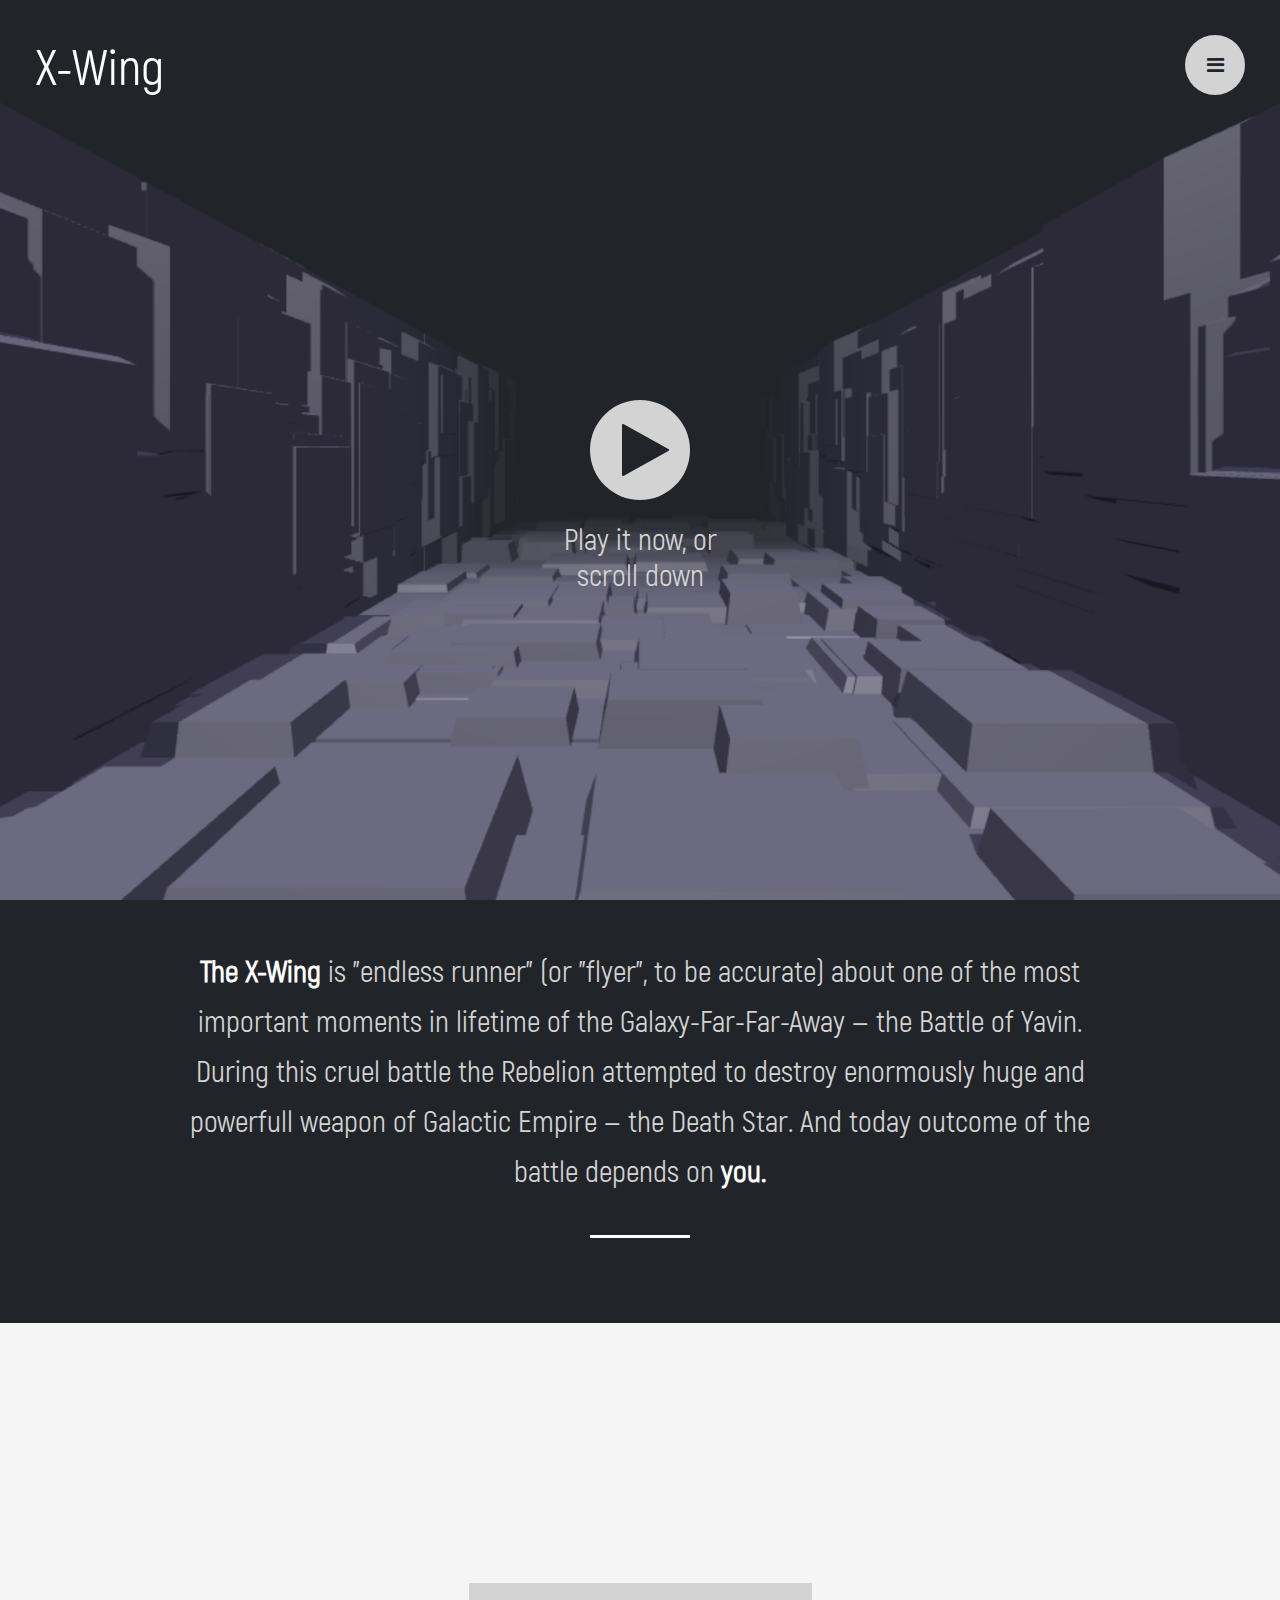
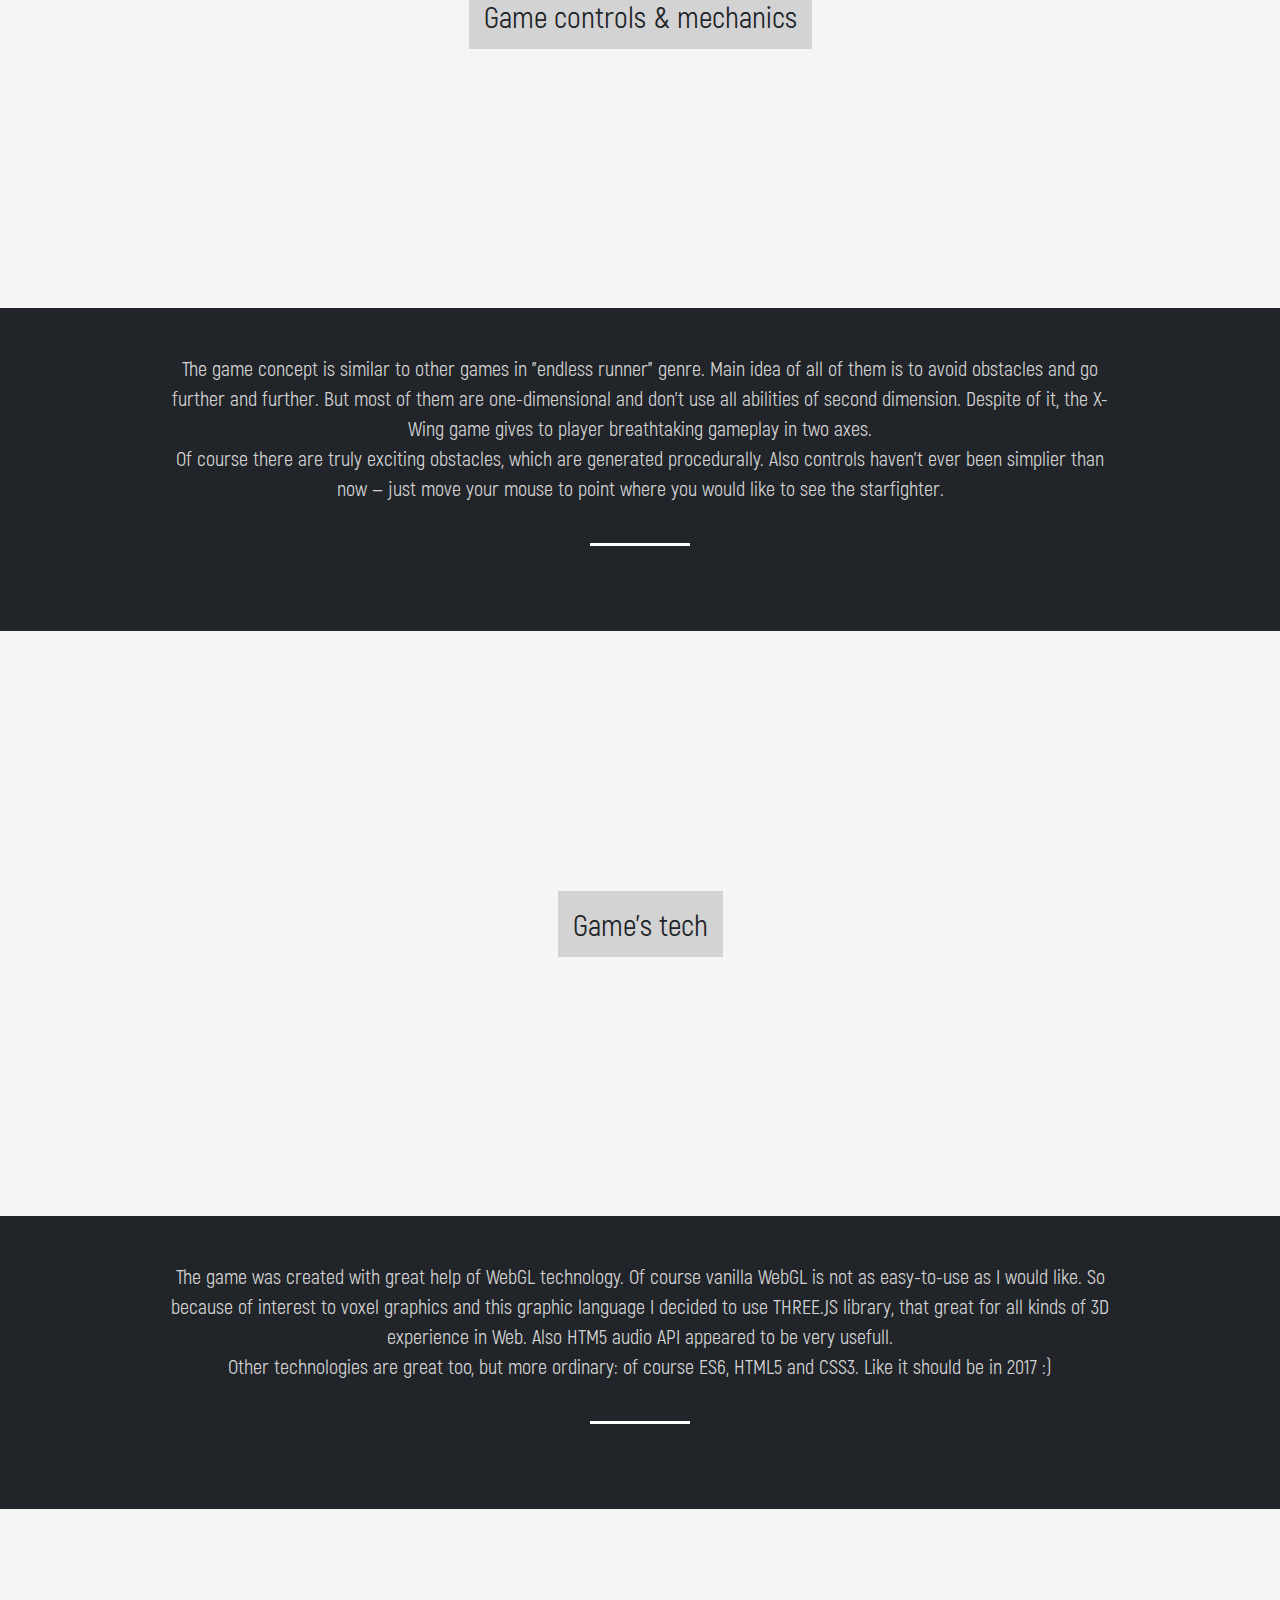
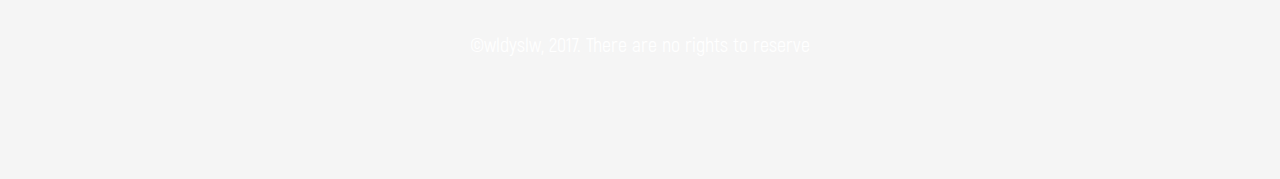
<file: landing/index.html>
<!DOCTYPE html>
<html>
    <head>
        <meta charset="utf-8">
        <meta name="viewport" content="width = device-width, initial-scale = 1.0">
        <title>The X-Wing Game</title>
        <link rel="shortcut icon" type="image/png" href="img/logo.png">
        <link rel="stylesheet" type="text/css" href="css/buttons.css">
        <link rel="stylesheet" type="text/css" href="css/basic.css">
        <link rel="stylesheet" type="text/css" href="css/main.css">
    </head>

    <body>
        <nav id="menu" class="menu hidden">
            <button class="btn btn-linkalike">Description</button>
            <button class="btn btn-linkalike">Controls & mechanics</button>
            <button class="btn btn-linkalike">Tech</button>
        </nav>
        <span class="logo noselect">X-Wing</span>
        <button id="btn-hamburger" class="btn btn-hamburger menu-closed">
            <div class="hamburger"></div>
        </button>
        <button id="btn-uparrow" class="btn btn-arrow hidden"></button>
        <section id="top" class="section-img section-intro">
            <a href="https://wldyslw.github.io/x-wing/" target="blank" class="btn btn-takeatour"></a>
        </section>
        <section id="intro" class="section-p section-intro-p">
            <p>
                <b>The X-Wing</b> is "endless runner" (or "flyer", to be accurate) 
                about one of the most important moments 
                in lifetime of the Galaxy-Far-Far-Away — the Battle of Yavin. 
                During this cruel battle the Rebelion attempted to destroy enormously huge 
                and powerfull weapon of Galactic Empire — 
                the Death Star. And today outcome of the battle depends on <b>you.</b>
            </p>
            <div class="redline"></div>
        </section>
        <section id="history" class="section-img section-history">
            <div class="caption">
                Game controls & mechanics
            </div>
        </section>
        <section class="section-p section-history-p">
            <p>
                The game concept is similar to other games in "endless runner" genre. Main idea
                of all of them is to avoid obstacles and go further and further. But most of them
                are one-dimensional and don't use all abilities of second dimension. Despite of it,
                the X-Wing game gives to player breathtaking gameplay in two axes.
            </p>
            <p>
                Of course there are truly exciting obstacles, which are generated procedurally.
                Also controls haven't ever been simplier than now — just move your mouse to point
                where you would like to see the starfighter.
            </p>
            <div class="redline"></div>
        </section>
        <section id="interesting" class="section-img section-interesting">
            <div class="caption">Game's tech</div>
        </section>
        <section class="section-p section-history-p">
            <p>
                The game was created with great help of WebGL technology. Of course vanilla
                WebGL is not as easy-to-use as I would like. So because of interest to 
                voxel graphics and this graphic language I decided to use THREE.JS library,
                that great for all kinds of 3D experience in Web. Also HTM5 audio API appeared to
                be very usefull.
            </p>
            <p>
                Other technologies are great too, but more ordinary: of course ES6, HTML5 and CSS3.
                Like it should be in 2017 :)
            </p>
            <div class="redline"></div>
        </section>
        <footer class="section-img section-footer">
            <div class="caption-small caption">©wldyslw, 2017. There are no rights to reserve</div>
        </footer>
        <script type="text/javascript" src="script/common.js"></script>
    </body>
</html>
</file>
<file: landing/css/buttons.css>
.btn {
    display: block;
    border: none;
    outline: none;
    transition: all .2s;
}

.btn:hover {
    cursor: pointer;
}

.menu-closed::before {
    content: '\f0c9';
}

.menu-opened::before {
    content: '\f00d';
}

.btn-hamburger {
    z-index: 10;
    position: fixed;
    top: 35px;
    right: 35px;
    height: 60px;
    width: 60px;
    border-radius: 50%;
    background-color: lightgray;
}

.btn-hamburger::before {
    font-family: FontAwesome;
    font-size: 2rem;
    color: #212429;
}

.btn-takeatour {
    position: relative;
    height: 100px;
    width: 100px;
    background-color: lightgray;
    font-size: 2rem;
    border-radius: 50%;
    margin: 30px auto;
    color: #212429;
}

.btn-takeatour::before {
    content: '\f04b';
    position: absolute;
    top: 50%;
    left: 50%;
    transform: translate(-50%,-50%);
    font-family: FontAwesome;
    font-size: 6rem;
    margin-left: 5px;
    color: #212429;
}

@keyframes levitate {
    0% {top: 115px;}
    50% {top: 120px;}
    100% {top: 115px;}
}

.btn-takeatour::after {
    display: block;
    width: 200px;
    text-align: center;
    content: 'Play it now, or scroll down';
    position: absolute;
    left: 50%;
    top: 120px;
    transform: translateX(-50%);
    font-size: 3rem;
    color: lightgray;
    animation: levitate 2s forwards ease-in-out infinite;
}

.btn-linkalike {
    font-family: Akrobat-Thin;
    font-size: 7rem;
    color: white;
    opacity: .7;
    margin: 10px 0;
    background-color: transparent;
    border-bottom: 2px solid transparent;
}

.btn-linkalike:hover {
    border-bottom-color: white;
    opacity: 1;
}

.btn-arrow {
    z-index: 10;
    position: fixed;
    bottom: 35px;
    right: 35px;
    height: 60px;
    width: 60px;
    border-radius: 50%;
    background-color: lightgray;
    padding-bottom: 4px;
}

.btn-arrow::before {
    content: '\f106';
    font-family: FontAwesome;
    font-size: 3.5rem;
    color: #212429;
}
</file>
<file: landing/css/basic.css>
@font-face {
    font-family: Akrobat-Thin;
    src: url("../fonts/Akrobat-Thin.otf");
}

@font-face {
    font-family: Akrobat-Regular;
    src: url("../fonts/Akrobat-Regular.otf");
}

@font-face {
    font-family: FontAwesome;
    src: url("../fonts/FontAwesome.otf");
}

* {
    font-family: Akrobat-Regular;
    padding: 0;
    margin: 0;
    font-size: 10px;
}

body {
    overflow-x: hidden;
    background-color: whitesmoke;
}

.visible {
    opacity: 1;
    visibility: visible;
}

.hidden {
    opacity: 0;
    visibility: hidden;
}

a, a:hover {
    text-decoration: none;
}

::selection {
  background-color: lightgray;
  color: #212429;
}
::-moz-selection {
  background-color: lightgray;
  color: #212429;
}

.noselect {
    cursor: default;
    -webkit-touch-callout: none;
    -webkit-user-select: none;
    -moz-user-select: none;
    -ms-user-select: none;
    user-select: none;
}
</file>
<file: landing/css/main.css>
.menu {
    z-index: 9;
    position: fixed;
    height: 100vh;
    width: 100vw;
    background-color: rgba(21, 24, 29, .8);
    transition: all .2s;
    display: flex;
    flex-direction: column;
    justify-content: center;
    align-items: center;
}

.menu button {
    position: relative;
    bottom: 10vh;
}

.menu-open button {
    bottom: 0;
}

.logo {
    display: block;
    font-size: 5rem;
    position: fixed;
    top: 35px;
    left: 35px; 
    color: #fff;  
}

.section-p {
    min-height: 150px;
    background-color: #212429;
    padding: 45px 13vw;
    color: lightgray;
    text-align: center;
}

.section-p b {
    color: #fff;
}

.section-intro-p p, b {
    font-size: 3rem;
    line-height: 5rem;
}

.redline {
    width: 100px;
    height: 3px;
    background-color: #fff;
    margin: 40px auto;
}

.section-img {
    background-size: cover;
    background-position: center center;
    background-repeat: no-repeat;
    background-attachment: fixed;
    display: flex;
    flex-direction: column;
    justify-content: center;
    align-items: center;
}

.caption {
    display: block;
    width: auto;
    text-align: center;
    font-size: 3rem;
    background-color: lightgray;
    color: #212429;
    padding: 15px;
}

.section-intro {
    background-image: url("../img/sect1.png");
    min-height: 100vh;
}

.section-history {
    background-image: url("../img/sect2.png");
    min-height: 65vh;
}

.section-history-p p, .section-history-2 p {
    line-height: 3rem;
    font-size: 2rem;
}

.section-interesting {
    background-image: url("../img/sect3.png");
    height: 65vh;
}

.section-footer {
    background-image: url("../img/sect4.png");
    height: 30vh;
}

.caption-small {
    font-size: 2rem;
    background-color: transparent;
    color: #fff;
}
</file>
